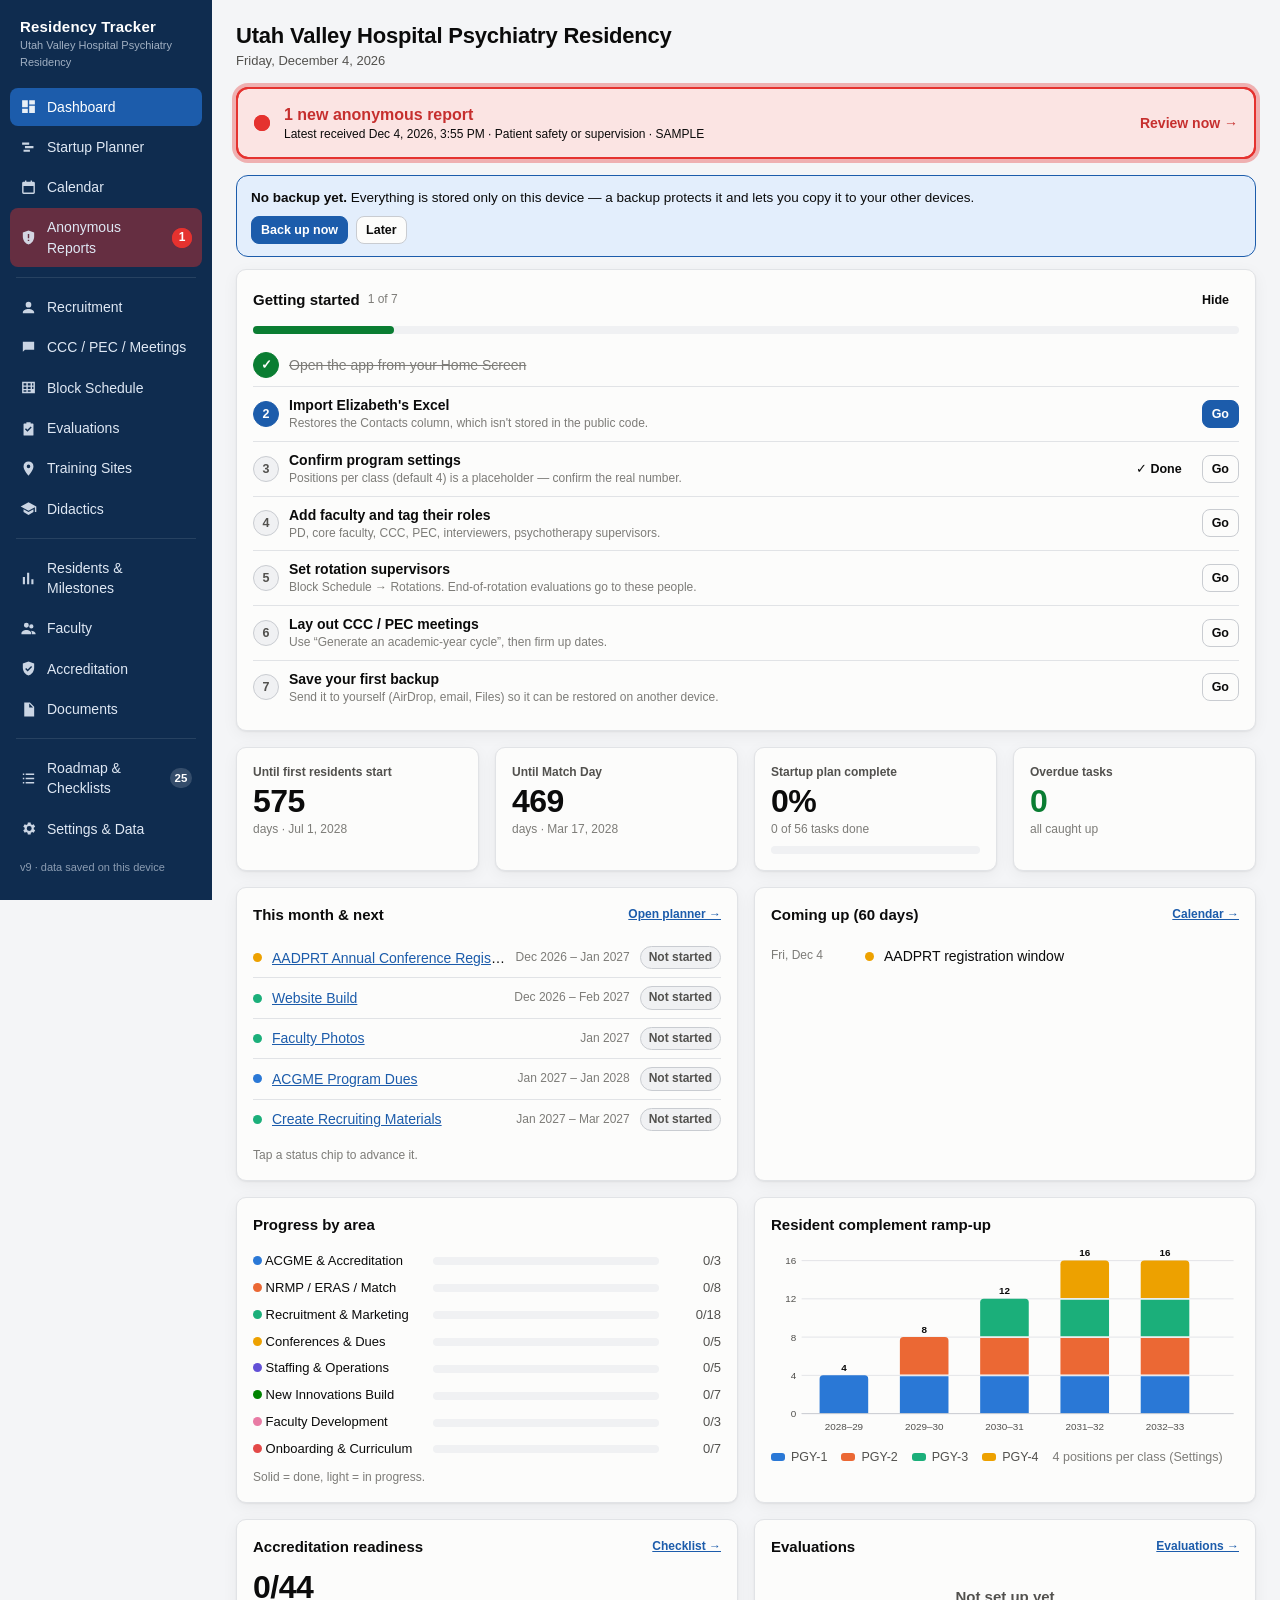
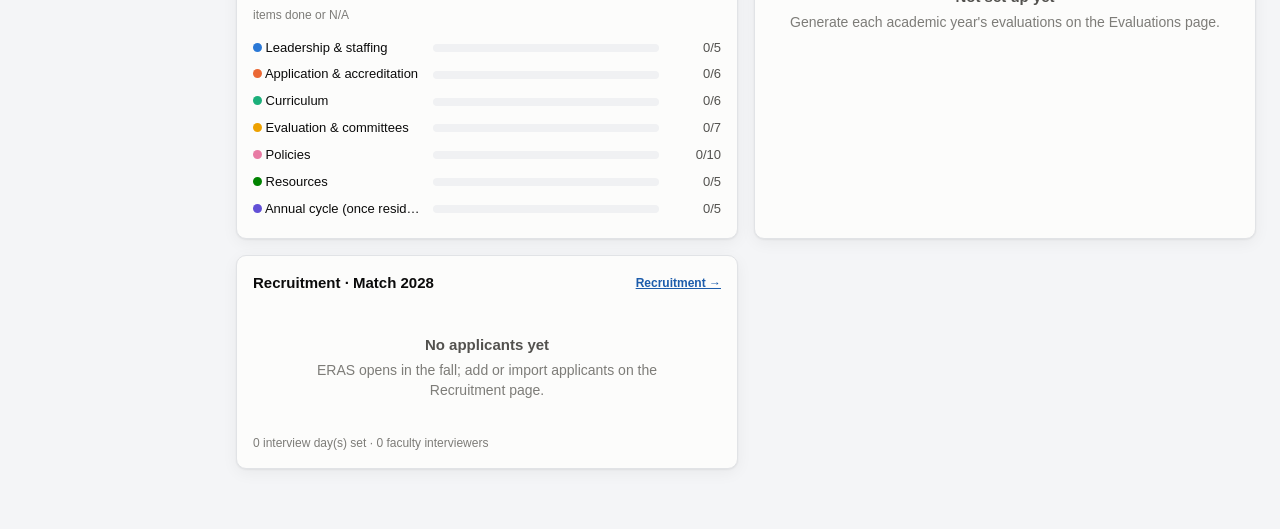
<file: index.html>
<!DOCTYPE html>
<html lang="en">
<head>
<meta charset="utf-8">
<meta name="viewport" content="width=device-width, initial-scale=1, viewport-fit=cover">
<title>Residency Tracker</title>
<meta name="theme-color" content="#0f2c4f">
<meta name="apple-mobile-web-app-capable" content="yes">
<meta name="apple-mobile-web-app-title" content="Residency">
<meta name="apple-mobile-web-app-status-bar-style" content="black-translucent">
<link rel="manifest" href="manifest.webmanifest">
<link rel="icon" href="icon.svg" type="image/svg+xml">
<link rel="apple-touch-icon" href="icon-180.png">
<link rel="stylesheet" href="styles.css?v=9">
</head>
<body>
<div class="app">
  <nav class="nav" id="nav"></nav>
  <main class="main" id="main"></main>
</div>
<script src="seed.js?v=9"></script>
<script src="js/core.js?v=9"></script>
<script src="js/planner.js?v=9"></script>
<script src="js/xlsx.js?v=9"></script>
<script src="js/views-a.js?v=9"></script>
<script src="js/views-b.js?v=9"></script>
<script src="js/blocks.js?v=9"></script>
<script src="js/evals.js?v=9"></script>
<script src="js/qr.js?v=9"></script>
<script src="js/reports.js?v=9"></script>
<script src="js/roadmap.js?v=9"></script>
<script src="js/guide.js?v=9"></script>
<script src="js/links.js?v=9"></script>
<script src="js/photos.js?v=9"></script>
<script src="js/sites.js?v=9"></script>
<script src="js/extras.js?v=9"></script>
<script>
  function bootExtras() { ensureBlocks(); ensureEvals(); ensureReports(); ensureRoadmap(); ensureSites(); ensureExtras(); seedTaskLinks(); }
  load(); bootExtras(); applyTheme();
  matchMedia('(prefers-color-scheme: dark)').addEventListener('change', applyTheme);
  window.addEventListener('hashchange', route);
  if (!location.hash) location.hash = '#/' + (S.ui.view || 'dashboard'); else route();
  initPhotos().then(() => { if (PHOTOS.size && !$('#scrim')) render(); });
</script>
</body>
</html>
</file>
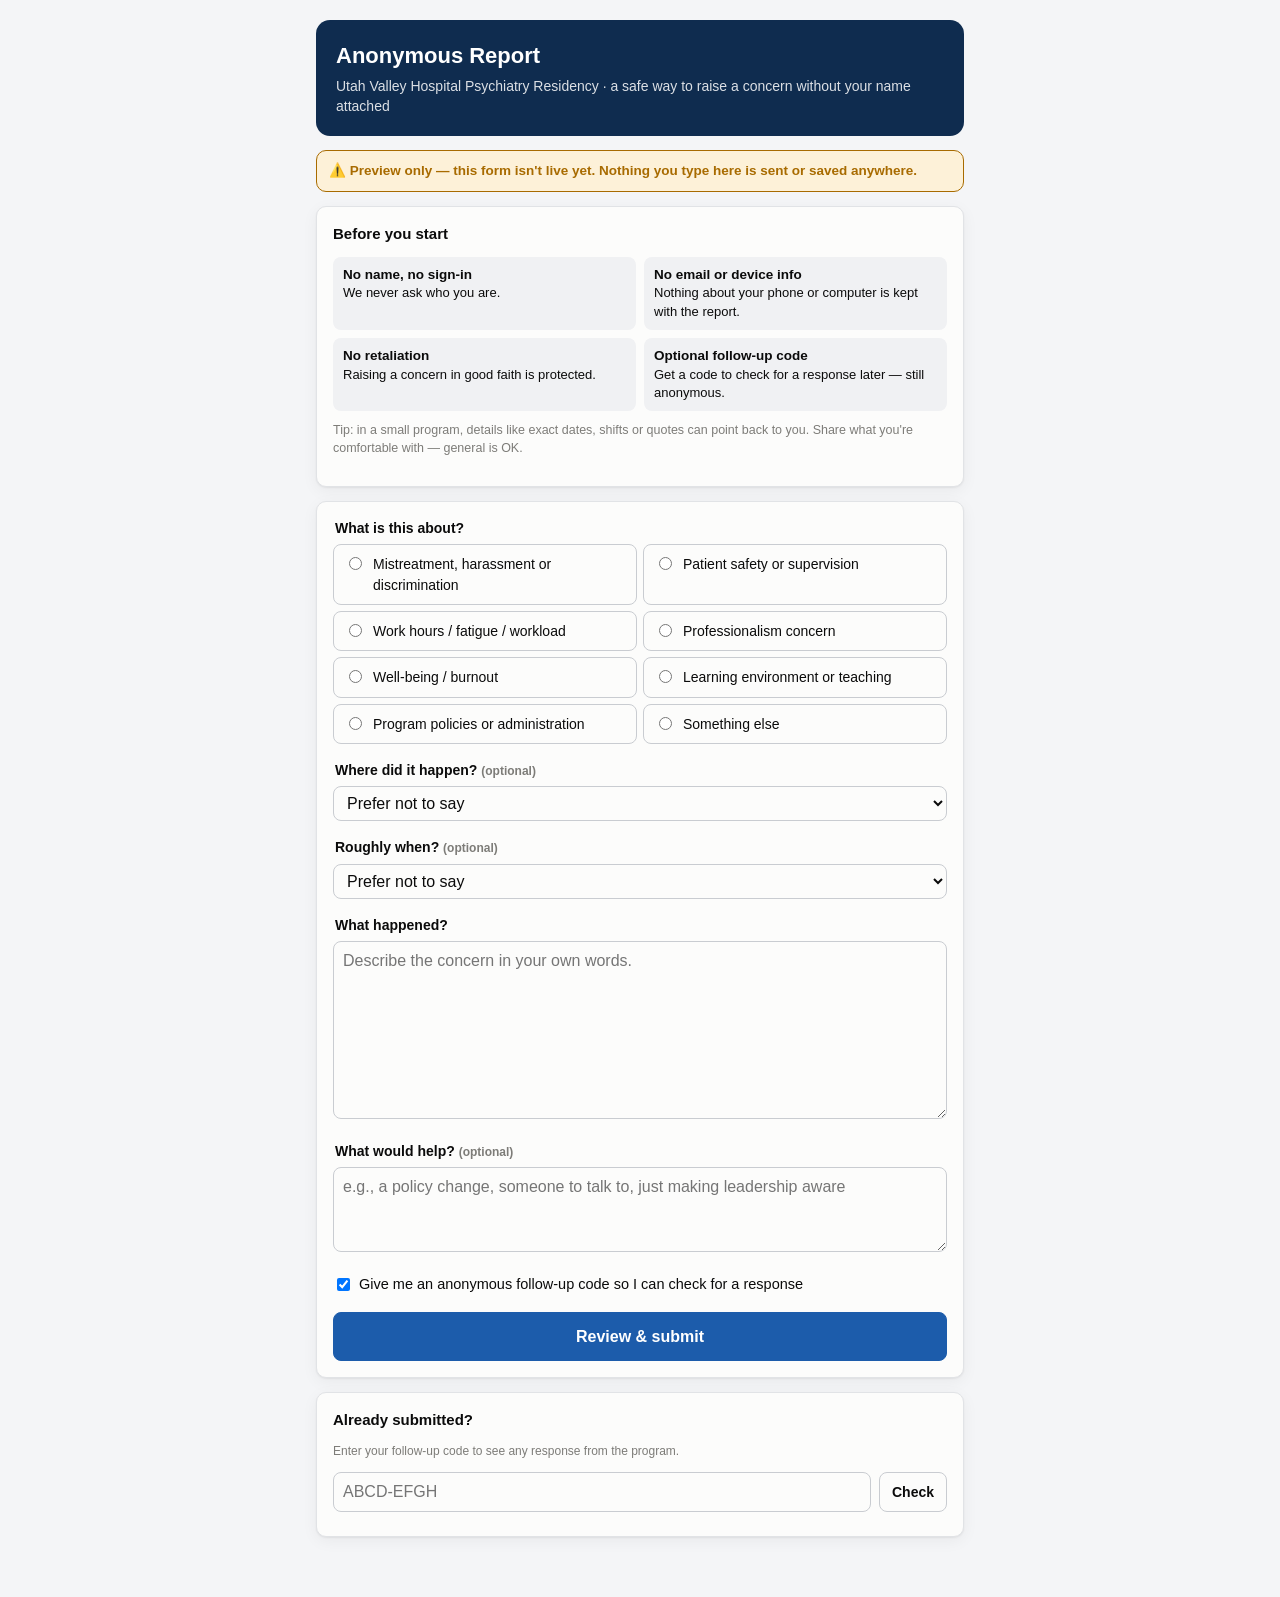
<file: report.html>
<!DOCTYPE html>
<html lang="en">
<head>
<meta charset="utf-8">
<meta name="viewport" content="width=device-width, initial-scale=1, viewport-fit=cover">
<meta name="referrer" content="no-referrer">
<meta name="robots" content="noindex">
<title>Anonymous Report · Psychiatry Residency</title>
<link rel="icon" href="icon.svg" type="image/svg+xml">
<link rel="stylesheet" href="styles.css">
<style>
  body{background:var(--bg)}
  .wrap{max-width:680px;margin:0 auto;padding:20px 16px 60px}
  .hero{background:var(--nav);color:#fff;border-radius:14px;padding:20px;margin-bottom:14px}
  .hero h1{margin:0 0 4px;font-size:22px}
  .hero p{margin:0;opacity:.85;font-size:14px}
  .preview{background:var(--warn-soft);color:var(--warn);border:1px solid var(--warn);border-radius:10px;padding:10px 12px;font-weight:600;font-size:13.5px;margin-bottom:14px}
  .trust{display:grid;grid-template-columns:repeat(2,minmax(0,1fr));gap:8px;margin:0;padding:0;list-style:none}
  .trust li{background:var(--surface-2);border-radius:8px;padding:8px 10px;font-size:13px}
  .trust li b{display:block;font-size:13.5px}
  @media (max-width:520px){.trust{grid-template-columns:1fr}}
  fieldset{border:0;padding:0;margin:0 0 16px}
  legend{font-weight:650;margin-bottom:6px}
  .opts{display:grid;grid-template-columns:repeat(2,minmax(0,1fr));gap:6px}
  .opts label{display:flex;gap:8px;align-items:flex-start;border:1px solid var(--line-strong);border-radius:8px;padding:9px 10px;cursor:pointer;font-size:14px;background:var(--surface)}
  .opts label:has(input:checked){border-color:var(--accent);background:var(--accent-soft)}
  @media (max-width:520px){.opts{grid-template-columns:1fr}}
  .danger{background:var(--bad-soft);border:1px solid var(--bad);color:var(--ink);border-radius:10px;padding:12px;margin:10px 0 16px;font-size:14px;display:none}
  .code{font:700 24px ui-monospace,Menlo,monospace;letter-spacing:2px;background:var(--surface-2);padding:10px 14px;border-radius:8px;display:inline-block;margin:6px 0}
  select,textarea,input[type=text]{width:100%;font-size:16px}
  .btn.big{width:100%;justify-content:center;padding:12px;font-size:16px}
  .hint{font-size:12.5px;color:var(--ink-3);margin-top:4px}
</style>
</head>
<body>
<div class="wrap">
  <div class="hero"><h1>Anonymous Report</h1><p>Utah Valley Hospital Psychiatry Residency · a safe way to raise a concern without your name attached</p></div>
  <div class="preview">⚠️ Preview only — this form isn't live yet. Nothing you type here is sent or saved anywhere.</div>

  <div id="formView">
  <div class="card" style="margin-bottom:14px">
    <h2>Before you start</h2>
    <ul class="trust">
      <li><b>No name, no sign-in</b>We never ask who you are.</li>
      <li><b>No email or device info</b>Nothing about your phone or computer is kept with the report.</li>
      <li><b>No retaliation</b>Raising a concern in good faith is protected.</li>
      <li><b>Optional follow-up code</b>Get a code to check for a response later — still anonymous.</li>
    </ul>
    <p class="hint" style="margin-top:10px">Tip: in a small program, details like exact dates, shifts or quotes can point back to you. Share what you're comfortable with — general is OK.</p>
  </div>

  <form class="card" id="f" autocomplete="off">
    <fieldset><legend>What is this about?</legend><div class="opts" id="cats"></div></fieldset>
    <div class="danger" id="danger"><b>If anyone is in immediate danger, call 911</b> (or hospital security / a rapid response on site). If you're having thoughts of harming yourself, call or text <b>988</b> any time. This form is not monitored around the clock.</div>
    <fieldset><legend>Where did it happen? <span class="muted small">(optional)</span></legend><select id="where"></select></fieldset>
    <fieldset><legend>Roughly when? <span class="muted small">(optional)</span></legend><select id="when"><option>Prefer not to say</option><option>This week</option><option>Within the last month</option><option>1–3 months ago</option><option>More than 3 months ago</option><option>It's ongoing</option></select></fieldset>
    <fieldset><legend>What happened?</legend><textarea id="what" rows="7" placeholder="Describe the concern in your own words."></textarea></fieldset>
    <fieldset><legend>What would help? <span class="muted small">(optional)</span></legend><textarea id="help" rows="3" placeholder="e.g., a policy change, someone to talk to, just making leadership aware"></textarea></fieldset>
    <fieldset><label class="check" style="font-size:14.5px"><input type="checkbox" id="wantCode" checked> Give me an anonymous follow-up code so I can check for a response</label></fieldset>
    <button class="btn primary big" type="submit">Review & submit</button>
  </form>

  <div class="card" style="margin-top:14px"><h2>Already submitted?</h2><p class="small muted" style="margin-top:0">Enter your follow-up code to see any response from the program.</p>
    <div style="display:flex;gap:8px"><input type="text" id="checkCode" placeholder="ABCD-EFGH" style="text-transform:uppercase"><button class="btn" id="checkBtn" type="button">Check</button></div><div id="checkOut" class="small" style="margin-top:8px"></div></div>
  </div>

  <div id="doneView" class="card" style="display:none">
    <h2>Report ready (preview)</h2>
    <p>When this form is live, your report would now be delivered to the program's reviewers with <b>no name or device information</b>.</p>
    <div id="codeBox"></div>
    <p class="small muted">Nothing was actually sent — this is a preview of what residents will see.</p>
    <button class="btn" onclick="location.reload()">Start over</button>
  </div>
</div>
<script>
  if (matchMedia('(prefers-color-scheme: dark)').matches) document.documentElement.dataset.theme = 'dark';
  const CATS = ['Mistreatment, harassment or discrimination', 'Patient safety or supervision', 'Work hours / fatigue / workload', 'Professionalism concern', 'Well-being / burnout', 'Learning environment or teaching', 'Program policies or administration', 'Something else'];
  const WHERE = ['Prefer not to say', 'Inpatient psychiatry', 'Consultation-liaison', 'Emergency psychiatry', 'Outpatient clinic', 'Night float / call', 'Didactics', 'Off-service rotation', 'Other'];
  const esc = s => String(s).replace(/[&<>"]/g, c => ({ '&': '&amp;', '<': '&lt;', '>': '&gt;', '"': '&quot;' }[c]));
  document.getElementById('cats').innerHTML = CATS.map((c, i) => `<label><input type="radio" name="cat" value="${esc(c)}" ${i === 0 ? '' : ''}> ${esc(c)}</label>`).join('');
  document.getElementById('where').innerHTML = WHERE.map(w => `<option>${esc(w)}</option>`).join('');
  document.getElementById('cats').addEventListener('change', e => { document.getElementById('danger').style.display = /safety|harassment|Well-being/.test(e.target.value) ? 'block' : 'none'; });
  const code = () => { const a = 'ABCDEFGHJKMNPQRSTUVWXYZ23456789', r = crypto.getRandomValues(new Uint8Array(8)); const s = [...r].map(x => a[x % a.length]).join(''); return s.slice(0, 4) + '-' + s.slice(4); };
  document.getElementById('f').addEventListener('submit', e => {
    e.preventDefault();
    const cat = document.querySelector('[name=cat]:checked'), what = document.getElementById('what').value.trim();
    if (!cat || !what) { alert('Please choose a topic and describe what happened.'); return; }
    // Preview: the report object that would be sent when live (no identifiers by design)
    const report = { category: cat.value, where: document.getElementById('where').value, when: document.getElementById('when').value, what, help: document.getElementById('help').value.trim(), code: document.getElementById('wantCode').checked ? code() : '' };
    document.getElementById('formView').style.display = 'none'; document.getElementById('doneView').style.display = 'block';
    document.getElementById('codeBox').innerHTML = report.code ? `<p>Your follow-up code — save it somewhere private:</p><div class="code">${report.code}</div><p class="small muted">There's no way to recover it, because we don't know who you are.</p>` : '';
    window.scrollTo(0, 0);
  });
  document.getElementById('checkBtn').onclick = () => { document.getElementById('checkOut').textContent = 'Preview: responses will appear here once the form is live.'; };
</script>
</body>
</html>
</file>
<file: styles.css>
:root{
  color-scheme:light;
  --bg:#f4f5f7; --surface:#fcfcfb; --surface-2:#f0f1f3; --line:#e1e3e6; --line-strong:#c9ccd1;
  --ink:#0b0b0b; --ink-2:#52514e; --ink-3:#7d7c78;
  --accent:#1c5cab; --accent-ink:#fff; --accent-soft:#e3eefc;
  --nav:#0f2c4f; --nav-ink:#dfe8f4; --nav-active:#1c5cab;
  --good:#0a7d32; --good-soft:#e2f4e7; --warn:#a86b00; --warn-soft:#fdf1d8; --bad:#c62f2e; --bad-soft:#fbe4e3;
  --s1:#2a78d6; --s2:#eb6834; --s3:#1baf7a; --s4:#eda100; --s5:#e87ba4; --s6:#008300; --s7:#6250d6; --s8:#e34948;
  --seq1:#cde2fb; --seq2:#9ec5f4; --seq3:#6da7ec; --seq4:#3987e5; --seq5:#256abf; --seq6:#184f95; --seq7:#0d366b;
  --today:#c62f2e;
  --radius:10px; --shadow:0 1px 2px rgba(0,0,0,.06),0 4px 16px rgba(0,0,0,.05);
}
:root[data-theme="dark"]{
  color-scheme:dark;
  --bg:#111212; --surface:#1a1a19; --surface-2:#232322; --line:#2e2e2c; --line-strong:#454542;
  --ink:#f0efec; --ink-2:#c3c2b7; --ink-3:#8f8e86;
  --accent:#3987e5; --accent-ink:#fff; --accent-soft:#1d2d44;
  --nav:#0c1726; --nav-ink:#c6d3e4; --nav-active:#256abf;
  --good:#3fbf6a; --good-soft:#163222; --warn:#e0a630; --warn-soft:#3a2e12; --bad:#ef6b6a; --bad-soft:#3d1c1c;
  --s1:#3987e5; --s2:#d95926; --s3:#199e70; --s4:#c98500; --s5:#d55181; --s6:#0ca30c; --s7:#9085e9; --s8:#e66767;
  --seq1:#1d2d44; --seq2:#104281; --seq3:#184f95; --seq4:#256abf; --seq5:#3987e5; --seq6:#6da7ec; --seq7:#b7d3f6;
  --today:#ef6b6a;
  --shadow:0 1px 2px rgba(0,0,0,.4),0 4px 16px rgba(0,0,0,.3);
}
*{box-sizing:border-box}
html,body{margin:0}
body{min-height:100vh;min-height:100dvh}
body{font:14px/1.45 -apple-system,BlinkMacSystemFont,"Segoe UI",Roboto,Helvetica,Arial,sans-serif;background:var(--bg);color:var(--ink);-webkit-text-size-adjust:100%}
button,input,select,textarea{font:inherit;color:inherit}
a{color:var(--accent)}
.app{display:flex;min-height:100vh;max-width:100vw;overflow-x:clip}
html,body{overflow-x:clip;overscroll-behavior-x:none}
.grid>*{min-width:0}
/* ---------- nav ---------- */
.nav{width:212px;flex:none;background:var(--nav);color:var(--nav-ink);display:flex;flex-direction:column;position:sticky;top:0;height:100vh;padding:14px 10px;gap:2px;overflow-y:auto}
.brand{padding:4px 10px 16px;line-height:1.2}
.brand b{display:block;font-size:15px;color:#fff;letter-spacing:.2px}
.brand small{font-size:11px;opacity:.7}
.nav a{display:flex;align-items:center;gap:10px;padding:9px 10px;border-radius:8px;color:var(--nav-ink);text-decoration:none;font-weight:500}
.nav a:hover{background:rgba(255,255,255,.07)}
.nav a.active{background:var(--nav-active);color:#fff}
.nav a svg{width:17px;height:17px;flex:none;opacity:.9}
.nav .sep{height:1px;background:rgba(255,255,255,.1);margin:8px 6px}
.nav .foot{margin-top:auto;font-size:11px;opacity:.6;padding:10px}
.main{flex:1;min-width:0;padding:20px 24px 60px}
.page-head{display:flex;align-items:flex-end;gap:12px;flex-wrap:wrap;margin-bottom:16px}
.page-head h1{font-size:22px;margin:0;font-weight:650;letter-spacing:-.2px}
.page-head .sub{color:var(--ink-2);font-size:13px}
.page-head .spacer{flex:1}
@media (max-width:860px){
  .app{flex-direction:column}
  .nav{width:auto;min-width:0;max-width:100vw;height:auto;position:sticky;top:0;z-index:30;flex-direction:row;overflow-x:auto;overscroll-behavior-x:contain;-webkit-overflow-scrolling:touch;padding:8px;gap:4px;padding-top:max(8px,env(safe-area-inset-top))}
  .nav a{flex:none}
  .brand,.nav .sep,.nav .foot{display:none}
  .nav a{white-space:nowrap;padding:7px 10px;font-size:13px}
  .main{padding:14px 12px 60px}
}
/* ---------- primitives ---------- */
.card{background:var(--surface);border:1px solid var(--line);border-radius:var(--radius);box-shadow:var(--shadow);padding:16px}
.card h2{font-size:15px;margin:0 0 12px;font-weight:650;display:flex;align-items:center;gap:8px}
.card h2 .spacer{flex:1}
.grid{display:grid;gap:16px}
.g2{grid-template-columns:repeat(2,minmax(0,1fr))}
.g3{grid-template-columns:repeat(3,minmax(0,1fr))}
.g4{grid-template-columns:repeat(4,minmax(0,1fr))}
@media (max-width:1100px){.g4{grid-template-columns:repeat(2,minmax(0,1fr))}.g3{grid-template-columns:repeat(2,minmax(0,1fr))}}
@media (max-width:700px){.g2,.g3,.g4{grid-template-columns:1fr}}
.btn{display:inline-flex;align-items:center;gap:6px;border:1px solid var(--line-strong);background:var(--surface);border-radius:8px;padding:7px 12px;cursor:pointer;font-weight:550;white-space:nowrap}
.btn:hover{background:var(--surface-2)}
.btn.primary{background:var(--accent);border-color:var(--accent);color:var(--accent-ink)}
.btn.primary:hover{filter:brightness(1.07)}
.btn.danger{color:var(--bad);border-color:var(--bad)}
.btn.ghost{border-color:transparent;background:transparent}
.btn.sm{padding:4px 9px;font-size:12.5px}
.btn.on{background:var(--accent-soft);border-color:var(--accent);color:var(--accent)}
.iconbtn{border:0;background:transparent;cursor:pointer;padding:4px 6px;border-radius:6px;color:var(--ink-2)}
.iconbtn:hover{background:var(--surface-2);color:var(--ink)}
input[type=text],input[type=email],input[type=date],input[type=time],input[type=number],input[type=search],input[type=month],select,textarea{border:1px solid var(--line-strong);background:var(--surface);border-radius:8px;padding:7px 9px;min-width:0}
textarea{width:100%;resize:vertical;min-height:64px}
input:focus,select:focus,textarea:focus{outline:2px solid var(--accent);outline-offset:-1px;border-color:transparent}
label.f{display:flex;flex-direction:column;gap:4px;font-size:12px;color:var(--ink-2);font-weight:550}
label.f input,label.f select,label.f textarea{font-size:14px;color:var(--ink);font-weight:400}
.form{display:grid;grid-template-columns:repeat(2,minmax(0,1fr));gap:12px}
.form .full{grid-column:1/-1}
@media (max-width:600px){.form{grid-template-columns:1fr}}
.check{display:inline-flex;align-items:center;gap:6px;font-size:13px;cursor:pointer}
.toolbar{display:flex;gap:8px;flex-wrap:wrap;align-items:center;margin-bottom:12px}
.toolbar .spacer{flex:1}
.toolbar input[type=search]{width:220px}
.muted{color:var(--ink-3)}
.small{font-size:12px}
.chip{display:inline-flex;align-items:center;gap:5px;padding:2px 8px;border-radius:999px;font-size:12px;font-weight:600;border:1px solid var(--line-strong);background:var(--surface-2);color:var(--ink-2);white-space:nowrap}
.chip.click{cursor:pointer}
.chip .dot,.dot{width:9px;height:9px;border-radius:50%;display:inline-block;flex:none}
.st-todo{background:var(--surface-2);color:var(--ink-2)}
.st-doing{background:var(--accent-soft);color:var(--accent);border-color:var(--accent)}
.st-done{background:var(--good-soft);color:var(--good);border-color:var(--good)}
.st-blocked{background:var(--bad-soft);color:var(--bad);border-color:var(--bad)}
.st-na{background:transparent;color:var(--ink-3);border-style:dashed}
.flag-overdue{color:var(--bad);font-weight:700;font-size:11.5px}
.tabs{display:flex;gap:4px;border-bottom:1px solid var(--line);margin-bottom:14px;overflow-x:auto}
.tabs button{border:0;background:transparent;padding:8px 12px;cursor:pointer;font-weight:600;color:var(--ink-2);border-bottom:2px solid transparent;white-space:nowrap}
.tabs button.active{color:var(--accent);border-bottom-color:var(--accent)}
table.t{width:100%;border-collapse:collapse;font-size:13.5px}
table.t th{text-align:left;font-size:11.5px;text-transform:uppercase;letter-spacing:.4px;color:var(--ink-3);font-weight:650;padding:8px;border-bottom:1px solid var(--line-strong);white-space:nowrap}
table.t td{padding:8px;border-bottom:1px solid var(--line);vertical-align:top}
table.t tr.click{cursor:pointer}
table.t tr.click:hover td{background:var(--surface-2)}
.tablewrap{overflow-x:auto}
.empty{padding:28px;text-align:center;color:var(--ink-3)}
.empty b{display:block;color:var(--ink-2);font-size:15px;margin-bottom:4px}
.list{display:flex;flex-direction:column}
.li{display:flex;gap:10px;align-items:center;padding:8px 0;border-bottom:1px solid var(--line)}
.li:last-child{border-bottom:0}
.li .grow{flex:1;min-width:0}
.li .when{font-size:12px;color:var(--ink-3);white-space:nowrap;min-width:84px}
.ellipsis{overflow:hidden;text-overflow:ellipsis;white-space:nowrap}
/* ---------- stat tiles ---------- */
.stat{display:flex;flex-direction:column;gap:2px}
.stat .lbl{font-size:12px;color:var(--ink-2);font-weight:600}
.stat .num{font-size:32px;font-weight:700;letter-spacing:-.5px;line-height:1.1}
.stat .cap{font-size:12px;color:var(--ink-3)}
.meter{height:8px;background:var(--surface-2);border-radius:999px;overflow:hidden;display:flex;gap:2px}
.meter i{display:block;height:100%}
.meter i:first-child{border-radius:999px 0 0 999px}
.meter i:last-child{border-radius:0 999px 999px 0}
.barrow{display:grid;grid-template-columns:170px 1fr 52px;gap:10px;align-items:center;font-size:13px;padding:4px 0}
.barrow .v{text-align:right;color:var(--ink-2);font-variant-numeric:tabular-nums}
@media (max-width:600px){.barrow{grid-template-columns:110px 1fr 44px}}
/* ---------- Gantt ---------- */
.legend{display:flex;flex-wrap:wrap;gap:6px 14px;font-size:12.5px;color:var(--ink-2);margin:4px 0 10px}
.legend span{display:inline-flex;align-items:center;gap:6px;cursor:pointer;user-select:none}
.legend span.off{opacity:.35}
.legend i{width:14px;height:8px;border-radius:3px;display:inline-block}
.gantt-wrap{overflow:auto;border:1px solid var(--line);border-radius:var(--radius);background:var(--surface);max-height:calc(100vh - 230px);box-shadow:var(--shadow)}
table.gantt{border-collapse:separate;border-spacing:0;font-size:13px;min-width:100%}
.gantt th,.gantt td{border-bottom:1px solid var(--line);padding:0;height:34px}
.gantt thead th{position:sticky;background:var(--surface);z-index:3;font-weight:650;font-size:11.5px;color:var(--ink-2)}
.gantt thead tr:first-child th{top:0;height:24px;border-bottom:0}
.gantt thead tr:nth-child(2) th{top:24px;height:26px}
.gantt th.yr{text-align:left;padding-left:8px;border-left:2px solid var(--line-strong);color:var(--ink);font-size:12.5px}
.gantt th.mo{width:46px;min-width:46px;text-align:center;border-left:1px solid var(--line);font-weight:600}
.gantt th.mo.jan,.gantt td.m.jan{border-left:2px solid var(--line-strong)}
.gantt th.mo.cur{color:var(--today)}
.gantt .namecol{position:sticky;left:0;z-index:2;background:var(--surface);min-width:300px;max-width:300px;border-right:1px solid var(--line-strong);text-align:left}
.gantt thead .namecol{z-index:4}
.gantt td.namecol{padding:0 8px;cursor:pointer}
.gantt td.namecol .nm{display:flex;align-items:center;gap:7px;min-width:0}
.gantt td.namecol .nm span.t{overflow:hidden;text-overflow:ellipsis;white-space:nowrap;flex:1;min-width:0}
.gantt td.namecol .nm.done span.t{text-decoration:line-through;color:var(--ink-3)}
.gantt td.namecol .meta{font-size:11px;color:var(--ink-3);display:flex;gap:6px;margin-top:-2px}
.gantt tr:hover td.namecol{background:var(--surface-2)}
.gantt td.m{border-left:1px solid var(--line);position:relative;cursor:pointer;min-width:46px}
.gantt td.m.cur{background:color-mix(in srgb,var(--today) 5%,transparent)}
.gantt td.m.cur::after{content:"";position:absolute;top:0;bottom:-1px;left:calc(var(--tf,0.5)*100%);width:2px;background:var(--today);opacity:.8;z-index:1;pointer-events:none}
.gantt td.m .bar{position:absolute;left:0;right:0;top:8px;bottom:8px;background:var(--c);display:flex;align-items:center;justify-content:center;font-size:10.5px;font-weight:700;color:#fff;overflow:hidden;white-space:nowrap;text-shadow:0 0 2px rgba(0,0,0,.35)}
.gantt td.m .bar.s{left:3px;border-top-left-radius:4px;border-bottom-left-radius:4px}
.gantt td.m .bar.e{right:3px;border-top-right-radius:4px;border-bottom-right-radius:4px}
.gantt tr.done td.m .bar{opacity:.4}
.gantt td.m.paint-preview .bar{outline:2px dashed var(--ink)}
.gantt.editing td.m:hover{background:var(--accent-soft)}
.gantt.editing{cursor:crosshair}
.gantt.editing td.m{touch-action:none}
.gantt tr.grp td{background:var(--surface-2);font-weight:700;font-size:12px;height:28px;color:var(--ink-2);padding-left:8px;position:sticky;left:0}
.gantt tr.grp td.namecol{background:var(--surface-2)}
.gantt tr.sel td.namecol{box-shadow:inset 3px 0 0 var(--accent)}
.gantt-editing-banner{background:var(--accent-soft);color:var(--accent);border:1px solid var(--accent);border-radius:8px;padding:6px 10px;font-size:13px;margin-bottom:10px}
/* notes table */
.notes-t td{min-width:180px}
.notes-t td:first-child{min-width:220px;font-weight:600}
.notes-t textarea{min-height:40px;border-color:transparent;background:transparent;padding:4px}
.notes-t textarea:hover{border-color:var(--line-strong)}
/* ---------- drawer & modal ---------- */
.scrim{position:fixed;inset:0;background:rgba(0,0,0,.32);z-index:50;display:flex;justify-content:flex-end}
.scrim.center{justify-content:center;align-items:flex-start;padding:5vh 12px;overflow:auto}
.drawer{width:min(520px,100vw);height:100%;background:var(--surface);overflow-y:auto;padding:18px 20px 40px;box-shadow:-8px 0 30px rgba(0,0,0,.2);animation:slide .18s ease-out}
@keyframes slide{from{transform:translateX(30px);opacity:.5}}
.modal{width:min(720px,100%);background:var(--surface);border-radius:14px;padding:20px 22px;box-shadow:0 20px 60px rgba(0,0,0,.35)}
.modal.wide{width:min(1100px,100%)}
.modal-head,.drawer-head{display:flex;align-items:center;gap:10px;margin-bottom:14px}
.modal-head h2,.drawer-head h2{margin:0;font-size:18px;flex:1}
.modal-foot{display:flex;gap:8px;justify-content:flex-end;margin-top:18px;flex-wrap:wrap}
.modal-foot .spacer{flex:1}
.section-t{font-size:12px;text-transform:uppercase;letter-spacing:.5px;color:var(--ink-3);font-weight:700;margin:18px 0 8px}
.mrow{display:flex;gap:8px;align-items:center;margin-bottom:6px}
.mrow .ml{width:84px;font-weight:600;font-size:13px}
.mrow input{flex:1}
.cl{display:flex;gap:8px;align-items:center;padding:4px 0}
.cl input[type=text]{flex:1;border-color:transparent;background:transparent}
.cl input[type=text]:hover{border-color:var(--line-strong)}
.cl.done input[type=text]{text-decoration:line-through;color:var(--ink-3)}
.seg{display:inline-flex;border:1px solid var(--line-strong);border-radius:8px;overflow:hidden}
.seg button{border:0;background:var(--surface);padding:6px 11px;cursor:pointer;font-weight:600;font-size:12.5px;color:var(--ink-2)}
.seg button+button{border-left:1px solid var(--line-strong)}
.seg button.active{background:var(--accent);color:#fff}
/* ---------- calendar ---------- */
.cal{display:grid;grid-template-columns:repeat(7,minmax(0,1fr));border-top:1px solid var(--line);border-left:1px solid var(--line)}
.cal .dh{font-size:11px;font-weight:700;color:var(--ink-3);text-transform:uppercase;padding:6px;border-right:1px solid var(--line);border-bottom:1px solid var(--line);background:var(--surface-2)}
.cal .d{min-height:104px;border-right:1px solid var(--line);border-bottom:1px solid var(--line);padding:4px;font-size:12px;overflow:hidden}
.cal .d.out{background:var(--surface-2);color:var(--ink-3)}
.cal .d .n{font-weight:700;font-size:12px;margin-bottom:2px}
.cal .d.today .n{background:var(--today);color:#fff;border-radius:999px;display:inline-block;padding:0 6px}
.ev{display:block;border-radius:4px;padding:1px 5px;margin-bottom:2px;font-size:11.5px;font-weight:600;overflow:hidden;text-overflow:ellipsis;white-space:nowrap;cursor:pointer;border-left:3px solid var(--c);background:color-mix(in srgb,var(--c) 14%,transparent);color:var(--ink)}
@media (max-width:700px){.cal .d{min-height:64px}.ev{font-size:10px}}
/* ---------- heatmap / milestones ---------- */
.heat td.h{text-align:center;font-weight:700;font-variant-numeric:tabular-nums;min-width:44px;border:2px solid var(--surface)}
.ms select{padding:3px 4px;font-size:12.5px;width:62px}
.ms td,.ms th{padding:4px 6px}
/* ---------- rank list ---------- */
.rank{display:flex;align-items:center;gap:10px;padding:8px 10px;border:1px solid var(--line);border-radius:8px;margin-bottom:6px;background:var(--surface)}
.rank .no{width:30px;font-weight:800;font-size:16px;text-align:right;color:var(--accent)}
.rank.dnr{opacity:.5}
.rank.dnr .no{color:var(--ink-3)}
/* ---------- didactics ---------- */
.did td{min-width:150px}
.did td.dt{min-width:110px;font-weight:650;white-space:nowrap}
.did .cell{border:1px dashed var(--line-strong);border-radius:6px;padding:4px 6px;min-height:38px;cursor:pointer;font-size:12.5px}
.did .cell.filled{border-style:solid;background:var(--surface-2)}
.did .cell .p{color:var(--ink-3);font-size:11.5px}
.did tr.off td{opacity:.45}
.did th small{display:block;font-weight:500;text-transform:none;letter-spacing:0}
/* svg charts */
.chart text{fill:var(--ink-2);font-size:11px}
.chart .grid line{stroke:var(--line)}
.chart .axis line{stroke:var(--line-strong)}
.tip{position:fixed;pointer-events:none;background:var(--ink);color:var(--surface);padding:6px 9px;border-radius:6px;font-size:12px;z-index:100;max-width:260px;box-shadow:var(--shadow)}
.toast{position:fixed;bottom:20px;left:50%;transform:translateX(-50%);background:var(--ink);color:var(--surface);padding:10px 16px;border-radius:10px;z-index:200;font-weight:600;box-shadow:var(--shadow)}
.kbd{font-family:ui-monospace,Menlo,monospace;font-size:12px;background:var(--surface-2);padding:1px 5px;border-radius:4px;border:1px solid var(--line)}
@media print{.nav,.toolbar,.btn{display:none!important}.main{padding:0}.gantt-wrap{max-height:none;overflow:visible}}
@media (max-width:700px){
  .gantt .namecol{min-width:150px;max-width:150px}
  .gantt td.namecol{font-size:12.5px;padding:0 6px;line-height:1.25}
  .gantt td.namecol .meta{display:none}
  .gantt.names-full .namecol{min-width:62vw;max-width:62vw}
  .toolbar input[type=search]{width:100%}
  .page-head h1{font-size:19px}
  .gantt-wrap{max-height:calc(100vh - 140px)}
}

/* ---------- block schedule ---------- */
.brushes{display:flex;flex-wrap:wrap;gap:6px;align-items:center;margin-bottom:10px}
.brushes .brush.sel{background:var(--c);color:#fff;border-color:var(--c)}
.brushes .brush.sel .dot{background:#fff!important}
.blk-wrap{overflow:auto;border:1px solid var(--line);border-radius:var(--radius);background:var(--surface);box-shadow:var(--shadow);max-height:calc(100vh - 260px)}
.blk-wrap.painting td.bc{touch-action:none;cursor:crosshair}
table.blkt{border-collapse:separate;border-spacing:0;font-size:13px;min-width:100%}
.blkt th,.blkt td{border-bottom:1px solid var(--line);padding:0}
.blk-wrap .blkt thead th{position:sticky;top:0;background:var(--surface);z-index:3;font-size:11.5px;font-weight:700;color:var(--ink-2);padding:6px 4px;text-align:center;border-left:1px solid var(--line)}
.blkt th small{display:block;font-weight:500;font-size:10px;color:var(--ink-3);line-height:1.25}
.blkt th.cur{color:var(--today)}
.blkt .rcol{position:sticky;left:0;background:var(--surface);z-index:2;min-width:190px;max-width:190px;text-align:left;padding:0 10px;border-right:1px solid var(--line-strong);white-space:nowrap;overflow:hidden;text-overflow:ellipsis}
.blk-wrap .blkt thead th.rcol{z-index:4}
.blkt tr.grp td{background:var(--surface-2);font-weight:700;font-size:12px;height:26px;color:var(--ink-2)}
.blkt td.bc{min-width:62px;height:38px;border-left:1px solid var(--line);position:relative;cursor:pointer}
.blkt td.bc:hover{background:var(--accent-soft)}
.blkt td.bc.cur{background:color-mix(in srgb,var(--today) 6%,transparent)}
.blk{position:absolute;inset:5px 3px;border-radius:5px;background:var(--c);color:#fff;font-weight:800;font-size:12px;display:flex;align-items:center;justify-content:center;letter-spacing:.3px;text-shadow:0 0 2px rgba(0,0,0,.3)}
button .blk{height:26px}
.cov td,.cov th{padding:6px}
@media (max-width:700px){.blkt .rcol{min-width:120px;max-width:120px;font-size:12px}}
@media print{.brushes,.tabs{display:none}.blk-wrap{max-height:none;overflow:visible}}

/* task-name column: short (default) or full */
.namecaret{border:1px solid var(--line-strong);background:var(--surface);color:var(--ink-2);border-radius:7px;width:30px;height:28px;display:inline-flex;align-items:center;justify-content:center;cursor:pointer;vertical-align:middle;margin-right:6px;padding:0;flex:none}
.namecaret:hover{background:var(--surface-2);color:var(--ink)}
.namecaret svg{transition:transform .15s;transform:rotate(180deg)}
.gantt.names-full .namecaret svg{transform:none}
.gantt.names-full .namecol{min-width:440px;max-width:440px}
.gantt.names-full td.namecol{padding-top:5px;padding-bottom:5px}
.gantt.names-full td.namecol .nm span.t{white-space:normal;overflow:visible}
.gantt td.m .bar{top:50%;bottom:auto;height:18px;transform:translateY(-50%)}
.gantt,.gantt *{-webkit-user-select:none;user-select:none;-webkit-touch-callout:none}
.lp-bubble{position:fixed;z-index:120;background:var(--ink);color:var(--surface);padding:9px 12px;border-radius:10px;font-size:13.5px;line-height:1.35;max-width:min(320px,90vw);box-shadow:0 8px 30px rgba(0,0,0,.35);animation:pop .12s ease-out}
.lp-bubble b{display:block;font-size:14.5px;margin-bottom:2px}
.lp-bubble .lp-hint{opacity:.6;font-size:11.5px;margin-top:4px}
@keyframes pop{from{transform:scale(.92);opacity:0}}
@media (max-width:700px){.gantt.names-full .namecol{min-width:62vw;max-width:62vw}}

/* ---------- anonymous reports ---------- */
.nav-badge{margin-left:auto;background:#e5322f;color:#fff;border-radius:999px;min-width:20px;height:20px;padding:0 6px;font-size:12px;font-weight:800;display:inline-flex;align-items:center;justify-content:center;position:relative}
.nav-badge::after,.rpt-siren::after{content:"";position:absolute;inset:0;border-radius:inherit;background:#e5322f;animation:ping 1.2s cubic-bezier(0,0,.2,1) infinite;will-change:transform,opacity;z-index:-1}
.nav a.has-alert{position:relative;isolation:isolate}
.nav a.has-alert::before{content:"";position:absolute;inset:0;border-radius:8px;background:rgba(229,50,47,.4);animation:blink 1.6s ease-in-out infinite;will-change:opacity;z-index:-1}
@keyframes ping{0%{transform:scale(1);opacity:.7}80%,100%{transform:scale(2);opacity:0}}
@keyframes blink{0%,100%{opacity:0}50%{opacity:1}}
.rpt-alert{display:flex;align-items:center;gap:14px;padding:14px 16px;border-radius:12px;margin-bottom:16px;text-decoration:none;color:var(--ink);border:2px solid #e5322f;background:var(--bad-soft);position:relative;isolation:isolate}
.rpt-alert::before{content:"";position:absolute;inset:-2px;border-radius:12px;border:2px solid #e5322f;box-shadow:0 0 0 4px rgba(229,50,47,.35);animation:blink 1.4s ease-in-out infinite;will-change:opacity;pointer-events:none}
.rpt-alert b{font-size:16px;color:var(--bad)}
.rpt-alert .rpt-go{margin-left:auto;font-weight:700;color:var(--bad);white-space:nowrap}
.rpt-alert>div{flex:1;min-width:0}
.rpt-siren{width:16px;height:16px;border-radius:50%;background:#e5322f;flex:none;position:relative;isolation:isolate}
.rpt-share{display:flex;gap:16px;align-items:flex-start;flex-wrap:wrap}
.rpt-qr svg{width:150px;height:150px;border-radius:8px;border:1px solid var(--line);display:block}
.rpt-url{font:13px ui-monospace,Menlo,monospace;word-break:break-all;background:var(--surface-2);border-radius:6px;padding:6px 8px;margin-top:2px}
.rpt-row{cursor:pointer;border-radius:8px}
.rpt-row:hover{background:var(--surface-2)}
.rpt-row.is-new{background:var(--bad-soft)}
.rpt-quote{background:var(--surface-2);border-left:3px solid var(--line-strong);border-radius:6px;padding:10px 12px;font-size:14.5px;color:var(--ink);white-space:pre-wrap}
@media (prefers-reduced-motion:reduce){.nav-badge::after,.rpt-siren::after,.nav a.has-alert::before,.rpt-alert::before{animation:none}}

.nav-count{margin-left:auto;background:rgba(255,255,255,.16);color:#fff;border-radius:999px;min-width:22px;height:20px;padding:0 6px;font-size:11.5px;font-weight:700;display:inline-flex;align-items:center;justify-content:center}

/* v6: fixed-layout Gantt — name column stays its set width; months share the rest */
table.gantt{table-layout:fixed;width:100%;--nw:300px;min-width:calc(var(--nw) + var(--n, 22) * 46px)}
.gantt.names-full{--nw:440px}
.gantt col.namec{width:var(--nw)}
.gantt .namecol{min-width:0!important;max-width:none!important}
.gantt td.namecol{overflow:hidden}
.gantt th.mo,.gantt td.m{width:auto;min-width:0}
.gantt-wrap{contain:content;-webkit-overflow-scrolling:touch}
@media (max-width:700px){table.gantt{--nw:150px}.gantt.names-full{--nw:62vw}}
/* home-screen app on iPad: keep content below the status bar */
@media (min-width:861px){
  .nav{padding-top:calc(14px + env(safe-area-inset-top))}
  .main{padding-top:calc(20px + env(safe-area-inset-top))}
}

/* v7: panels never hide under the status bar / Dynamic Island, and the close button is always reachable */
.drawer{height:100%;height:100dvh;padding-top:0;padding-bottom:calc(40px + env(safe-area-inset-bottom))}
.drawer-head{position:sticky;top:0;z-index:5;background:var(--surface);margin:0 -20px 14px;padding:calc(12px + env(safe-area-inset-top)) 20px 12px;border-bottom:1px solid var(--line)}
.scrim.center{padding-top:calc(5vh + env(safe-area-inset-top));padding-bottom:calc(5vh + env(safe-area-inset-bottom))}
.modal-head{position:sticky;top:-5vh;z-index:5;background:var(--surface);margin:-20px -22px 14px;padding:16px 22px 12px;border-radius:14px 14px 0 0;border-bottom:1px solid var(--line)}
.drawer-head .iconbtn,.modal-head .iconbtn{min-width:44px;min-height:44px;font-size:20px;display:inline-flex;align-items:center;justify-content:center;border:1px solid var(--line-strong);border-radius:10px}
/* iPhone zooms in when a text box is smaller than 16px — keep them at 16px on touch screens */
@media (hover:none) and (pointer:coarse){input[type=text],input[type=email],input[type=date],input[type=time],input[type=number],input[type=search],input[type=month],select,textarea{font-size:16px!important}}

/* ---------- v8 ---------- */
.toast.undo{display:flex;align-items:center;gap:14px;padding:10px 10px 10px 16px;bottom:calc(20px + env(safe-area-inset-bottom))}
.toast.undo button{background:var(--accent);color:#fff;border:0;border-radius:8px;padding:8px 14px;font-weight:700;cursor:pointer}
.notice{background:var(--accent-soft);border:1px solid var(--accent);border-radius:12px;padding:12px 14px;margin-bottom:12px;font-size:13.5px}
.notice.warn{background:var(--warn-soft);border-color:var(--warn)}
.notice-actions{display:flex;gap:8px;margin-top:8px;flex-wrap:wrap}
.guide-row .gnum{width:26px;height:26px;border-radius:50%;flex:none;display:inline-flex;align-items:center;justify-content:center;font-weight:800;font-size:12.5px;background:var(--surface-2);border:1px solid var(--line-strong);color:var(--ink-2)}
.guide-row.done .gnum{background:var(--good);border-color:var(--good);color:#fff}
.guide-row.done b{color:var(--ink-3);text-decoration:line-through;font-weight:500}
.guide-row.next .gnum{background:var(--accent);border-color:var(--accent);color:#fff}
.nav-all{display:none}
.navgrid{display:grid;grid-template-columns:repeat(2,minmax(0,1fr));gap:8px}
.navtile{display:flex;align-items:center;gap:10px;padding:12px;border:1px solid var(--line-strong);border-radius:10px;text-decoration:none;color:var(--ink);font-weight:600;min-height:48px}
.navtile svg{width:20px;height:20px;flex:none;color:var(--accent)}
.navtile.active{background:var(--accent-soft);border-color:var(--accent)}
.tb-more{display:contents}
.phone-only{display:none!important}
@media (max-width:860px){
  .nav{padding-top:calc(env(safe-area-inset-top) + 12px);padding-bottom:10px}
  .nav-all{display:inline-flex;align-items:center;gap:6px;flex:none;border:1px solid rgba(255,255,255,.25);background:rgba(255,255,255,.08);color:#fff;border-radius:8px;padding:7px 10px;font-weight:600;font-size:13px}
  .main{padding-bottom:calc(60px + env(safe-area-inset-bottom))}
}
@media (max-width:700px){
  .phone-only{display:inline-flex!important}
  .phone-hide{display:none!important}
  .toolbar .tb-more{display:none}
  .toolbar.open .tb-more{display:flex;flex-wrap:wrap;gap:8px;width:100%}
  .toolbar.open .tb-more input[type=search],.toolbar.open .tb-more select{flex:1 1 45%}
  .toolbar .spacer{display:none}
  .legend{gap:4px 10px;font-size:12px}
  .page-head{margin-bottom:10px}
}
/* bigger touch targets on touch screens */
@media (hover:none) and (pointer:coarse){
  .btn{min-height:42px}
  .btn.sm{min-height:36px;padding:6px 12px}
  .iconbtn{min-width:40px;min-height:40px}
  .chip.click{padding:5px 11px;font-size:12.5px}
  input[type=checkbox]{width:20px;height:20px}
  .small{font-size:12.5px}
  .seg button{padding:9px 13px}
}
@media (max-width:860px){.nav-all{position:sticky;left:0;z-index:3;background:var(--nav);box-shadow:8px 0 10px -4px var(--nav)}}

.qlinks{display:flex;flex-direction:column;gap:6px}
.qlink{display:flex;align-items:center;gap:6px;padding:9px 12px;border:1px solid var(--line-strong);border-radius:8px;text-decoration:none;font-weight:600;background:var(--surface-2)}
.qlink:hover{border-color:var(--accent)}
.rowlink{text-decoration:none;font-size:13px;flex:none;padding:2px 4px;border-radius:5px}
.rowlink:hover{background:var(--accent-soft)}
/* ---------- v9: photos ---------- */
.av{border-radius:50%;object-fit:cover;flex:none;display:inline-block;vertical-align:middle;background:var(--surface-2)}
.av-i{display:inline-flex;align-items:center;justify-content:center;background:var(--accent-soft);color:var(--accent);font-weight:800;letter-spacing:.3px}
.photorow{display:flex;gap:14px;align-items:center;margin-bottom:14px}
.pslot{display:flex;flex-direction:column;gap:6px;flex:none}
.pslot img,.pslot-empty{width:100%;aspect-ratio:4/3;object-fit:cover;border-radius:10px;border:1px solid var(--line-strong);display:block}
.pslot.sq img,.pslot.sq .pslot-empty{aspect-ratio:1;border-radius:50%}
.pslot-empty{display:flex;flex-direction:column;align-items:center;justify-content:center;gap:2px;background:var(--surface-2);color:var(--ink-3);font-size:22px}
.pslot-empty span{font-size:11px;font-weight:600}
.pslot-btns{display:flex;gap:4px;justify-content:center;flex-wrap:wrap}
.faces{display:grid;grid-template-columns:repeat(auto-fill,minmax(160px,1fr));gap:14px}
.face{background:var(--surface);border:1px solid var(--line);border-radius:var(--radius);box-shadow:var(--shadow);padding:16px 10px;display:flex;flex-direction:column;align-items:center;text-align:center;gap:4px;cursor:pointer}
.face:hover{border-color:var(--accent)}
.face .av{margin-bottom:6px}
label.check .av{margin-right:2px}

/* ---------- v9: sites ---------- */
.sites{display:grid;grid-template-columns:repeat(auto-fill,minmax(280px,1fr));gap:16px}
.site{background:var(--surface);border:1px solid var(--line);border-radius:var(--radius);box-shadow:var(--shadow);overflow:hidden;cursor:pointer;display:flex;flex-direction:column}
.site:hover{border-color:var(--accent)}
.site-img{aspect-ratio:16/9;background:var(--surface-2);display:flex;align-items:center;justify-content:center;text-align:center;font-size:30px;color:var(--ink-3)}
.site-img small{font-size:12px}
.site-img img{width:100%;height:100%;object-fit:cover}
.site-body{padding:12px 14px 14px}
.site-name{font-size:16px}
.sitephotos{display:flex;gap:14px;flex-wrap:wrap;margin-bottom:14px}
.sitemap{margin:12px 0 8px;border-radius:10px;overflow:hidden;border:1px solid var(--line-strong);height:240px}
.sitemap iframe{width:100%;height:100%;border:0}
.where{max-width:560px}
.where-img{width:100%;max-height:260px;object-fit:cover;border-radius:10px;margin-top:10px;display:block}
#siteMap .leaflet-container{font:inherit}
/* ---------- v9: interview-day mode, onboarding, call ---------- */
.dm-card{border:1px solid var(--line-strong);border-radius:12px;padding:14px;margin-bottom:12px;background:var(--surface)}
.dm-top{display:flex;gap:14px;align-items:center;margin-bottom:10px}
.dm-scores{display:flex;flex-direction:column;gap:6px}
.dm-row{display:grid;grid-template-columns:minmax(0,1fr) auto;gap:10px;align-items:center}
.dm-row .seg button{min-width:40px}
@media (max-width:600px){.dm-row{grid-template-columns:1fr}}
.onb th{white-space:normal;min-width:90px;font-size:10.5px;vertical-align:bottom}
.onbc{text-align:center;white-space:nowrap}
.onbc input[type=date]{display:block;margin:4px auto 0;font-size:12px;padding:3px 4px;width:128px}
.calltab td{padding:4px 8px;vertical-align:middle}
.calltab tr.we td{background:var(--surface-2)}
.calltab tr.today td:first-child{color:var(--today)}
.calltab select{min-width:130px}
#callgrid .card table.t th,#callgrid .card table.t td{padding:6px 5px;font-size:12.5px}
</file>
